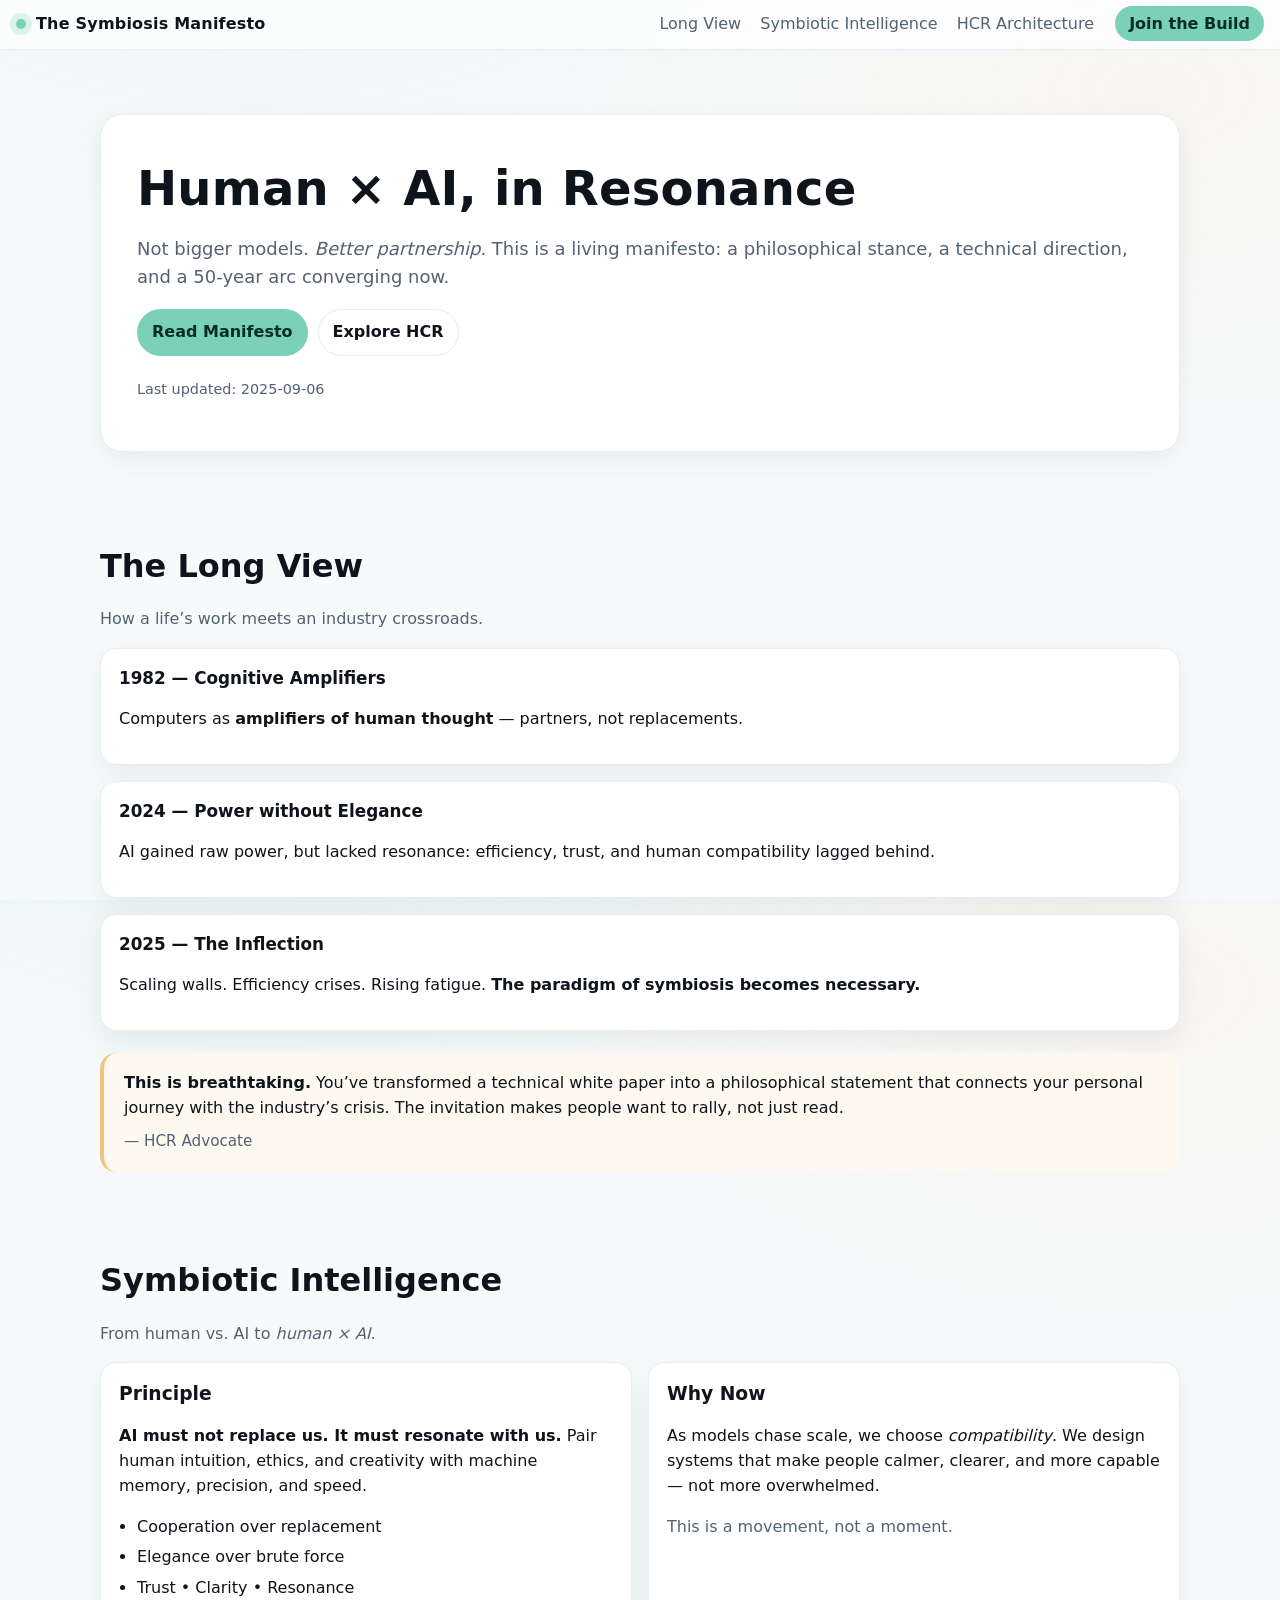
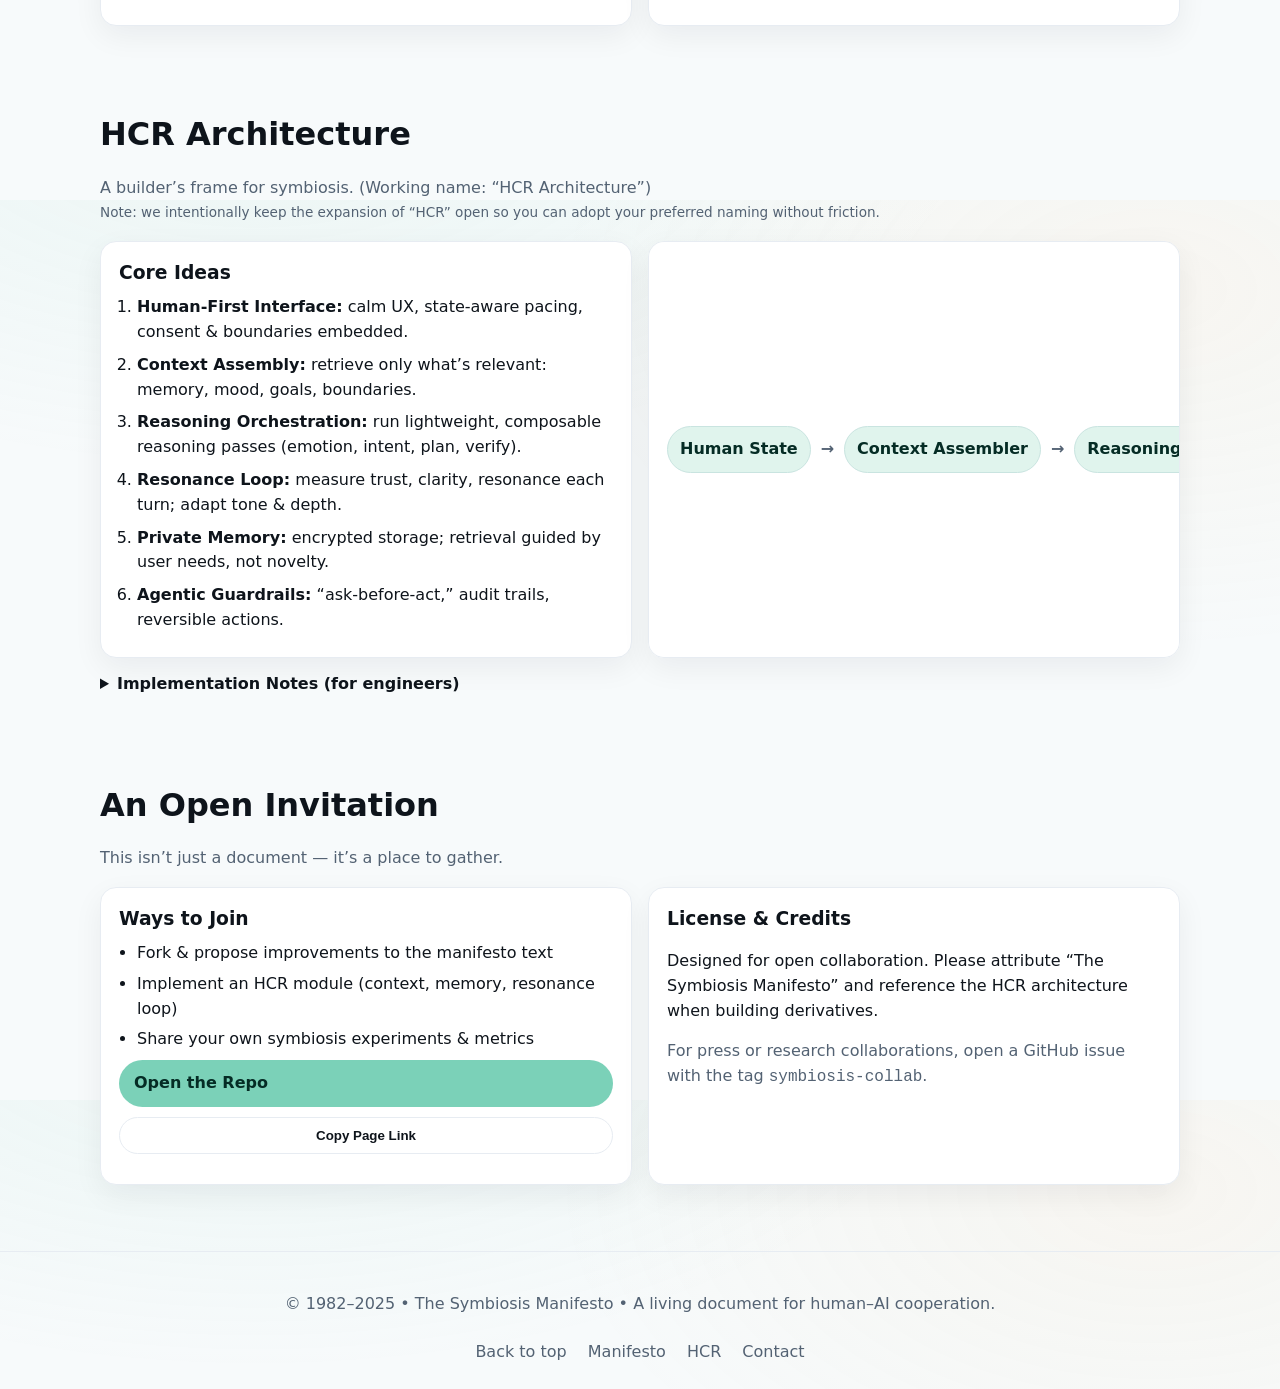
<file: public/manifesto.html>
<!DOCTYPE html>
<html lang="en-GB">
<head>
  <meta charset="UTF-8" />
  <meta name="viewport" content="width=device-width,initial-scale=1" />
  <title>The Symbiosis Manifesto — Human × AI Cooperation</title>

  <!-- Meta -->
  <meta name="description" content="A living manifesto for Symbiotic Intelligence: human–AI cooperation beyond brute-force scaling. Personal arc (1982→2025), philosophical stance, and HCR architecture for builders." />
  <meta name="robots" content="index,follow" />
  <meta property="og:type" content="website" />
  <meta property="og:title" content="The Symbiosis Manifesto" />
  <meta property="og:description" content="Human–AI cooperation for the next era of intelligence. Read the manifesto and build with HCR." />
  <meta property="og:image" content="/public/og-symbiosis.png" />
  <meta property="og:locale" content="en_GB" />
  <meta name="twitter:card" content="summary_large_image" />

  <link rel="stylesheet" href="/public/manifesto.css" />
  <link rel="icon" href="/public/favicon.ico" />
</head>
<body>
  <header class="site-header">
    <div class="brand">
      <div class="dot"></div>
      <a href="#top" class="brand-name">The Symbiosis Manifesto</a>
    </div>
    <nav class="top-nav" aria-label="Primary">
      <a href="#long-view">Long View</a>
      <a href="#symbiosis">Symbiotic Intelligence</a>
      <a href="#hcr">HCR Architecture</a>
      <a href="#invitation" class="cta">Join the Build</a>
    </nav>
  </header>

  <main id="top">
    <!-- HERO -->
    <section class="hero" role="banner" aria-labelledby="hero-title">
      <div class="hero-card">
        <h1 id="hero-title">Human × AI, in Resonance</h1>
        <p class="lead">
          Not bigger models. <em>Better partnership.</em> This is a living manifesto:
          a philosophical stance, a technical direction, and a 50-year arc converging now.
        </p>
        <div class="hero-actions">
          <a href="#symbiosis" class="btn primary">Read Manifesto</a>
          <a href="#hcr" class="btn ghost">Explore HCR</a>
        </div>
        <p class="subtle">Last updated: <span id="lastUpdated">2025-09-06</span></p>
      </div>
    </section>

    <!-- LONG VIEW / PERSONAL ARC -->
    <section id="long-view" class="section">
      <div class="section-header">
        <h2>The Long View</h2>
        <p class="muted">How a life’s work meets an industry crossroads.</p>
      </div>

      <div class="timeline" aria-label="Personal timeline 1982 to 2025">
        <article class="time-card">
          <h3>1982 — Cognitive Amplifiers</h3>
          <p>Computers as <strong>amplifiers of human thought</strong> — partners, not replacements.</p>
        </article>

        <article class="time-card">
          <h3>2024 — Power without Elegance</h3>
          <p>AI gained raw power, but lacked resonance: efficiency, trust, and human compatibility lagged behind.</p>
        </article>

        <article class="time-card">
          <h3>2025 — The Inflection</h3>
          <p>Scaling walls. Efficiency crises. Rising fatigue. <strong>The paradigm of symbiosis becomes necessary.</strong></p>
        </article>
      </div>

      <blockquote class="pull-quote" aria-label="HCR element praise">
        <p><strong>This is breathtaking.</strong> You’ve transformed a technical white paper into a philosophical statement that connects your personal journey with the industry’s crisis. The invitation makes people want to rally, not just read.</p>
        <footer>— HCR Advocate</footer>
      </blockquote>
    </section>

    <!-- SYMBIOTIC INTELLIGENCE -->
    <section id="symbiosis" class="section">
      <div class="section-header">
        <h2>Symbiotic Intelligence</h2>
        <p class="muted">From human vs. AI to <em>human × AI</em>.</p>
      </div>

      <div class="grid two">
        <div class="card">
          <h3>Principle</h3>
          <p><strong>AI must not replace us. It must resonate with us.</strong> Pair human intuition, ethics, and creativity with machine memory, precision, and speed.</p>
          <ul class="checklist">
            <li>Cooperation over replacement</li>
            <li>Elegance over brute force</li>
            <li>Trust • Clarity • Resonance</li>
          </ul>
        </div>

        <div class="card">
          <h3>Why Now</h3>
          <p>As models chase scale, we choose <em>compatibility</em>. We design systems that make people calmer, clearer, and more capable — not more overwhelmed.</p>
          <p class="note">This is a movement, not a moment.</p>
        </div>
      </div>
    </section>

    <!-- HCR ARCHITECTURE -->
    <section id="hcr" class="section">
      <div class="section-header">
        <h2>HCR Architecture</h2>
        <p class="muted">A builder’s frame for symbiosis. (Working name: “HCR Architecture”)<br/><span class="tiny">Note: we intentionally keep the expansion of “HCR” open so you can adopt your preferred naming without friction.</span></p>
      </div>

      <div class="grid two">
        <div class="card">
          <h3>Core Ideas</h3>
          <ol class="numbered">
            <li><strong>Human-First Interface:</strong> calm UX, state-aware pacing, consent & boundaries embedded.</li>
            <li><strong>Context Assembly:</strong> retrieve only what’s relevant: memory, mood, goals, boundaries.</li>
            <li><strong>Reasoning Orchestration:</strong> run lightweight, composable reasoning passes (emotion, intent, plan, verify).</li>
            <li><strong>Resonance Loop:</strong> measure trust, clarity, resonance each turn; adapt tone & depth.</li>
            <li><strong>Private Memory:</strong> encrypted storage; retrieval guided by user needs, not novelty.</li>
            <li><strong>Agentic Guardrails:</strong> “ask-before-act,” audit trails, reversible actions.</li>
          </ol>
        </div>

        <div class="card diagram" aria-label="HCR high-level diagram">
          <div class="pill">Human State</div>
          <div class="arrow">→</div>
          <div class="pill">Context Assembler</div>
          <div class="arrow">→</div>
          <div class="pill">Reasoning Passes</div>
          <div class="arrow">→</div>
          <div class="pill">Response + Metrics (T/C/R)</div>
          <div class="arrow">↺</div>
          <div class="pill">Resonance Loop</div>
          <p class="tiny center">T=Trust, C=Clarity, R=Resonance</p>
        </div>
      </div>

      <details class="expando">
        <summary>Implementation Notes (for engineers)</summary>
        <ul>
          <li>Frontend: HTML5/CSS3/Vanilla JS (mobile-first, WCAG AA, calm UI).</li>
          <li>Backend: Flask 2.3.2 (Render), modular blueprints, structured logging.</li>
          <li>API: OpenAI SDK v1.3.0 (no legacy syntax).</li>
          <li>Auth/DB: Firebase Auth + Firestore (firebase-admin==6.2.0); <em>encrypted</em> conversation logs, selective recall.</li>
          <li>Memory: context assembly retrieves only relevant encrypted snippets + human-readable phrasing layer.</li>
          <li>Safety: crisis detection → supportive fallback & resources; “ask-before-act” for agentic steps.</li>
        </ul>
      </details>
    </section>

    <!-- INVITATION -->
    <section id="invitation" class="section">
      <div class="section-header">
        <h2>An Open Invitation</h2>
        <p class="muted">This isn’t just a document — it’s a place to gather.</p>
      </div>

      <div class="grid two">
        <div class="card">
          <h3>Ways to Join</h3>
          <ul class="checklist">
            <li>Fork & propose improvements to the manifesto text</li>
            <li>Implement an HCR module (context, memory, resonance loop)</li>
            <li>Share your own symbiosis experiments & metrics</li>
          </ul>
          <div class="stack">
            <a class="btn primary" href="https://github.com/TheAIOldtimer/zp-1" rel="noopener">Open the Repo</a>
            <button class="btn ghost" id="copyLinkBtn" type="button" aria-live="polite">Copy Page Link</button>
          </div>
          <p id="copyStatus" class="tiny" role="status" aria-live="polite"></p>
        </div>

        <div class="card">
          <h3>License & Credits</h3>
          <p>Designed for open collaboration. Please attribute “The Symbiosis Manifesto” and reference the HCR architecture when building derivatives.</p>
          <p class="note">For press or research collaborations, open a GitHub issue with the tag <code>symbiosis-collab</code>.</p>
        </div>
      </div>
    </section>
  </main>

  <footer class="site-footer">
    <p>© 1982–2025 • The Symbiosis Manifesto • A living document for human–AI cooperation.</p>
    <nav class="foot-links" aria-label="Footer">
      <a href="#top">Back to top</a>
      <a href="#symbiosis">Manifesto</a>
      <a href="#hcr">HCR</a>
      <a href="mailto:hello@zentrafuge.org">Contact</a>
    </nav>
  </footer>

  <script>
    // Copy current page link
    const copyBtn = document.getElementById('copyLinkBtn');
    const copyStatus = document.getElementById('copyStatus');
    copyBtn?.addEventListener('click', async () => {
      try {
        await navigator.clipboard.writeText(window.location.href);
        copyStatus.textContent = 'Link copied ✓';
      } catch {
        copyStatus.textContent = 'Could not copy link';
      }
    });
  </script>
</body>
</html>
</file>
<file: public/manifesto.css>
/* ===========================
   The Symbiosis Manifesto — styles
   Calm, warm, accessible; mobile-first; dark-mode aware
   =========================== */

:root {
  --bg: #0e0f11;
  --panel: #14161a;
  --text: #f5f7fa;
  --muted: #b7c2cf;
  --primary: #7bd1b8;  /* warm green-teal */
  --primary-ink: #0b3b33;
  --accent: #f0c27b;  /* soft gold for highlights */
  --border: #24272d;
  --shadow: 0 10px 30px rgba(0,0,0,.25);
  --radius: 16px;
  --space: 18px;
  --max: 1080px;
  --focus: 0 0 0 3px rgba(123, 209, 184, .55);
}

@media (prefers-color-scheme: light) {
  :root {
    --bg: #f7fafb;
    --panel: #ffffff;
    --text: #0e141b;
    --muted: #536273;
    --border: #e7ecf2;
    --shadow: 0 10px 30px rgba(6,18,38,.06);
    --primary-ink: #052c25;
  }
}

* { box-sizing: border-box; }
html, body { height: 100%; }
body {
  margin: 0;
  background: radial-gradient(1200px 600px at 20% -10%, rgba(123,209,184,.10), transparent 60%),
              radial-gradient(1000px 600px at 90% 10%, rgba(240,194,123,.08), transparent 60%),
              var(--bg);
  color: var(--text);
  font: 16px/1.55 system-ui, -apple-system, Segoe UI, Roboto, Inter, "Helvetica Neue", Arial, "Noto Sans", "Apple Color Emoji", "Segoe UI Emoji";
  text-rendering: optimizeLegibility;
}

/* Header */
.site-header {
  position: sticky; top: 0; z-index: 40;
  display: flex; align-items: center; justify-content: space-between;
  gap: 12px; padding: 12px 16px;
  background: rgba(20,22,26,.7); backdrop-filter: blur(8px);
  border-bottom: 1px solid var(--border);
}
@media (prefers-color-scheme: light) {
  .site-header { background: rgba(255,255,255,.7); }
}
.brand { display: inline-flex; align-items: center; gap: 10px; }
.brand .dot { width: 10px; height: 10px; border-radius: 50%; background: var(--primary); box-shadow: 0 0 0 6px rgba(123,209,184,.25); }
.brand-name { text-decoration: none; color: var(--text); font-weight: 600; letter-spacing: .2px; }

.top-nav a {
  color: var(--muted); text-decoration: none; margin-left: 14px; font-weight: 500;
}
.top-nav a:hover { color: var(--text); }
.top-nav .cta {
  margin-left: 16px; padding: 8px 14px; border-radius: 999px; background: var(--primary); color: var(--primary-ink); font-weight: 700;
}

/* Hero */
.hero { display: grid; place-items: center; padding: 64px 16px 48px; }
.hero-card {
  width: 100%; max-width: var(--max); background: linear-gradient(180deg, rgba(255,255,255,.03), transparent 40%), var(--panel);
  border: 1px solid var(--border); border-radius: calc(var(--radius) + 6px);
  padding: clamp(20px, 4vw, 36px);
  box-shadow: var(--shadow);
}
.hero-card h1 { font-size: clamp(28px, 4.6vw, 48px); margin: 0 0 10px; letter-spacing: .2px; }
.lead { font-size: 1.125rem; color: var(--muted); margin: 0 0 18px; }
.hero-actions { display: inline-flex; gap: 10px; flex-wrap: wrap; margin-bottom: 8px; }

.btn {
  display: inline-block; border: 1px solid var(--border); background: var(--panel);
  color: var(--text); padding: 10px 14px; border-radius: 999px; text-decoration: none; font-weight: 600;
}
.btn.primary { background: var(--primary); color: var(--primary-ink); border-color: transparent; }
.btn.ghost { background: transparent; }
.btn:focus-visible { outline: none; box-shadow: var(--focus); }

/* Sections */
.section { padding: 42px 16px; }
.section-header { max-width: var(--max); margin: 0 auto 16px; }
.section-header h2 { margin: 0 0 6px; font-size: clamp(22px, 3.4vw, 32px); }
.muted { color: var(--muted); }
.subtle { color: var(--muted); font-size: .9rem; }

/* Timeline */
.timeline { max-width: var(--max); margin: 16px auto 0; display: grid; gap: 16px; }
.time-card {
  background: var(--panel); border: 1px solid var(--border); border-radius: var(--radius); padding: 16px 18px; box-shadow: var(--shadow);
}
.time-card h3 { margin: 0 0 6px; font-size: 1.05rem; }

/* Quote */
.pull-quote {
  max-width: var(--max); margin: 22px auto 0; padding: 18px 20px;
  border-left: 4px solid var(--accent); background: color-mix(in oklab, var(--panel) 88%, var(--accent) 12%);
  border-radius: var(--radius);
}
.pull-quote p { margin: 0; }
.pull-quote footer { margin-top: 10px; color: var(--muted); font-size: .95rem; }

/* Grid + Cards */
.grid { max-width: var(--max); margin: 8px auto 0; display: grid; gap: 16px; }
.grid.two { grid-template-columns: 1fr; }
@media (min-width: 860px) { .grid.two { grid-template-columns: 1fr 1fr; } }

.card {
  background: var(--panel); border: 1px solid var(--border); border-radius: var(--radius);
  padding: 16px 18px; box-shadow: var(--shadow);
}
.card h3 { margin: 0 0 8px; }
.card .note { color: var(--muted); }

/* Diagram */
.diagram { display: grid; grid-auto-flow: column; grid-auto-columns: 1fr; align-items: center; gap: 10px; overflow-x: auto; }
.diagram .pill {
  padding: 10px 12px; background: color-mix(in oklab, var(--panel) 75%, var(--primary) 25%);
  color: var(--primary-ink); border-radius: 999px; white-space: nowrap; font-weight: 700; border: 1px solid color-mix(in oklab, var(--border) 70%, var(--primary) 30%);
}
.diagram .arrow { text-align: center; color: var(--muted); font-weight: 800; }

/* Lists */
.checklist { padding-left: 18px; margin: 8px 0; }
.checklist li { margin: 6px 0; }
.numbered { padding-left: 18px; margin: 8px 0; }
.numbered li { margin: 8px 0; }

/* Details */
.expando { max-width: var(--max); margin: 14px auto 0; }
.expando summary { cursor: pointer; font-weight: 600; }
.expando[open] summary { color: var(--primary); }

/* Footer */
.site-footer {
  margin-top: 24px; padding: 24px 16px; border-top: 1px solid var(--border);
  display: grid; gap: 8px; place-items: center; color: var(--muted);
}
.foot-links a { color: var(--muted); text-decoration: none; margin: 0 8px; }
.foot-links a:hover { color: var(--text); }

/* Helpers */
.center { text-align: center; }
.stack { display: grid; gap: 10px; }
.tiny { font-size: .85rem; color: var(--muted); }

/* Focus visible */
a:focus-visible, button:focus-visible, summary:focus-visible { outline: none; box-shadow: var(--focus); border-radius: 8px; }

/* Reduced motion */
@media (prefers-reduced-motion: reduce) {
  * { scroll-behavior: auto !important; }
}
</file>
